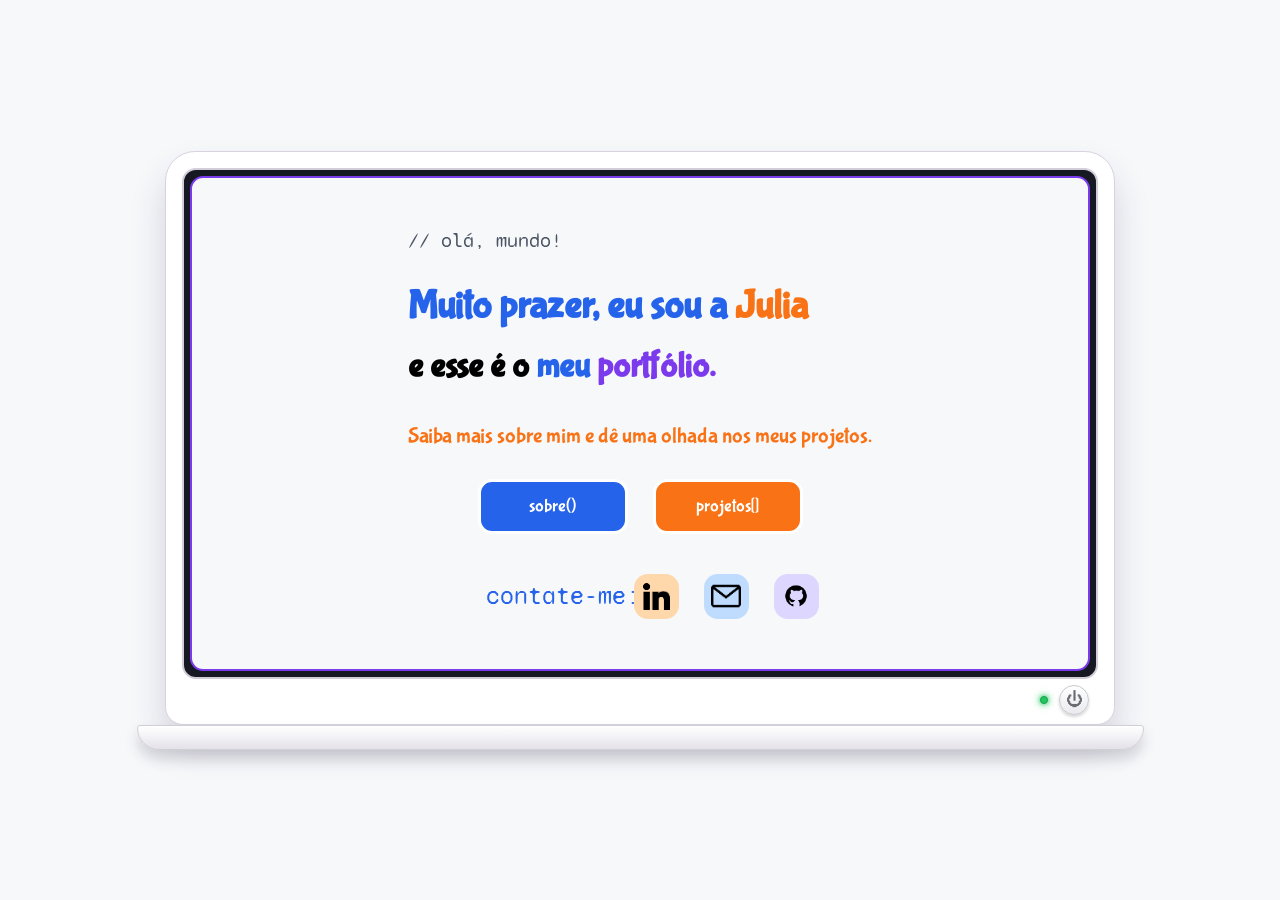
<file: index.html>
<!DOCTYPE html>
<html lang="pt-BR">
<head>
    <meta charset="UTF-8">
    <meta name="viewport" content="width=device-width, initial-scale=1.0">
    <title>Início | Julia Vexel</title>
    <link href="https://fonts.googleapis.com/css2?family=Syne+Mono&display=swap" rel="stylesheet">
    <link href="https://fonts.googleapis.com/css2?family=Bubblegum+Sans&family=Syne+Mono&display=swap" rel="stylesheet">
    <link href="https://fonts.googleapis.com/css2?family=Syne+Mono&display=swap" rel="stylesheet">
    <link rel="stylesheet" href="tela_inicio.css">
</head>


<body>
    <div class="notebook ligado" id="notebook">
        <div class="moldura-monitor">
            <div class="tela-notebook">
                <main class="apresentacao">
                    <section class="cumprimento">
                        <p class="ola">// olá, mundo!</p>

                        <h1>
                            Muito prazer, eu sou a
                            <span class="nome">Julia</span>
                        </h1>

                        <h2>
                            e esse é o
                            <span class="meu">meu</span>
                            <span class="portifolio">portfólio.</span>
                        </h2>

                        <p class="convite">
                            Saiba mais sobre mim e dê uma olhada nos meus projetos.
                        </p>
                    </section>

                    <nav class="navegacao">
                        <a href="tela_sobre.html" class="sobre">
                            sobre()
                        </a>

                        <a href="tela_projetos.html" class="projetos">
                            projetos[]
                        </a>
                    </nav>

                    <section class="contatos">
                        <p class="contato">contate-me:</p>

                        <div class="botoes-contato">
                            <a
                                class="lkdn"
                                href="https://www.linkedin.com/in/julia-v-03b73325b/"
                                target="_blank"
                                rel="noopener noreferrer"
                                aria-label="Abrir LinkedIn"
                            >
                                <img src="imagens/linkedin.png" alt="">
                            </a>

                            <a
                                class="email"
                                href="mailto:jucvfontes@icloud.com"
                                aria-label="Enviar e-mail"
                            >
                                <img src="imagens/email.png" alt="">
                            </a>

                            <a
                                class="github"
                                href="https://github.com/juliacvf"
                                target="_blank"
                                rel="noopener noreferrer"
                                aria-label="Abrir GitHub"
                            >
                                <img src="imagens/github.png" alt="">
                            </a>
                        </div>
                    </section>
                </main>

                <div class="tela-apagada" aria-hidden="true"></div>
                <div class="clarao" aria-hidden="true"></div>
            </div>

            <div class="controles-monitor">
                <span class="luz-status" aria-hidden="true"></span>

                <button
                    class="botao-ligar"
                    id="botao-ligar"
                    type="button"
                    aria-label="Desligar notebook"
                    aria-pressed="true"
                >
                    <span aria-hidden="true">⏻</span>
                </button>
            </div>
        </div>

        <div class="base-notebook"></div>
    </div>

    <script src="tela_home.js"></script>
</body>
</html>
</file>
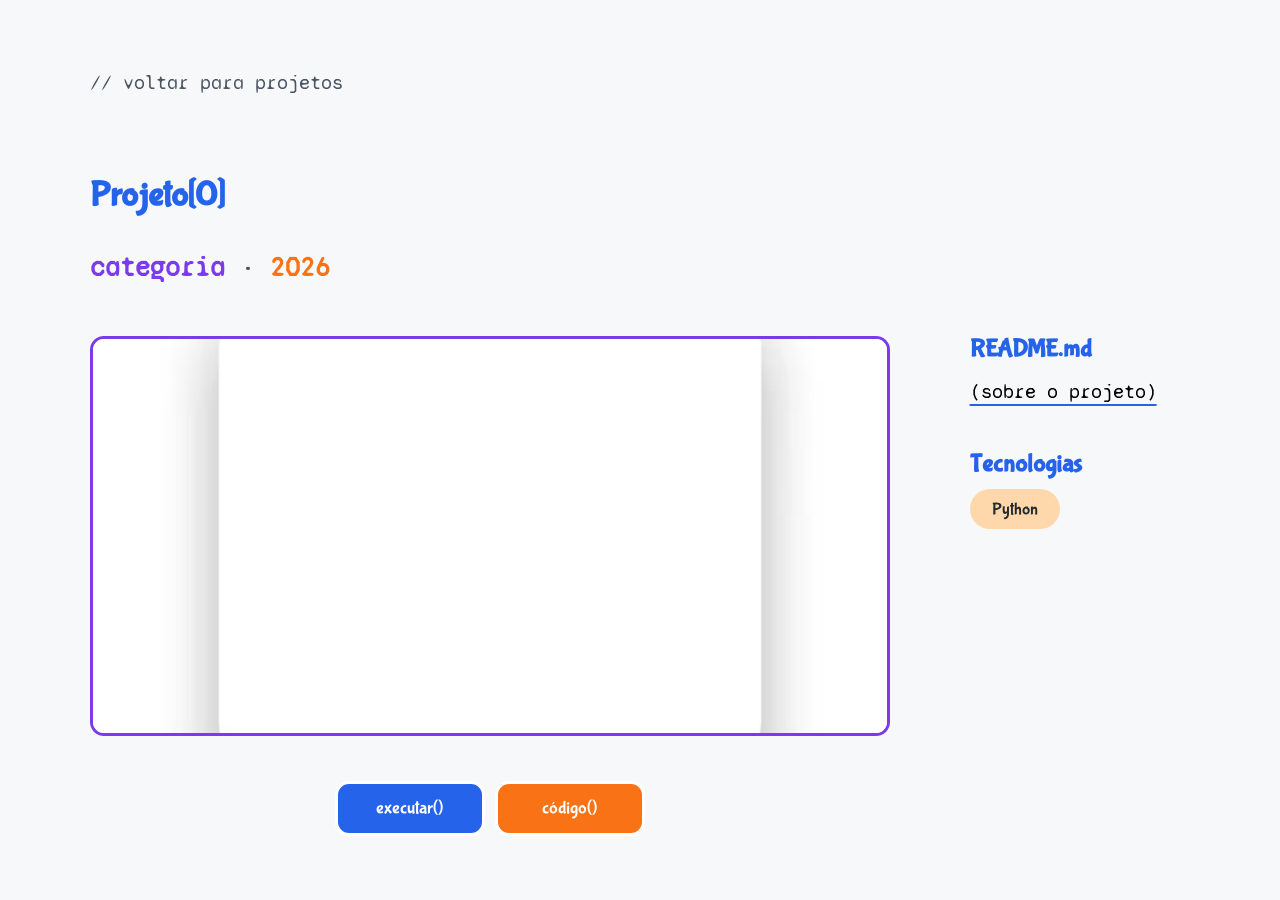
<file: tela_projeto_especifico.html>
<!DOCTYPE html>
<html lang="pt-BR">
<head>
    <meta charset="UTF-8">
    <meta name="viewport" content="width=device-width, initial-scale=1.0">

    <title>Projeto 1 | Julia Vexel</title>

    <link href="https://fonts.googleapis.com/css2?family=Syne+Mono&display=swap" rel="stylesheet">
    <link href="https://fonts.googleapis.com/css2?family=Bubblegum+Sans&family=Syne+Mono&display=swap" rel="stylesheet">
    <link rel="stylesheet" href="tela_projeto_especifico.css">
</head>

<body>
    <nav class="navegacao">
        <a href="tela_projetos.html">
            // voltar para projetos
        </a>
    </nav>

    <main class="projeto">
        <div class="alinhamento">
            <section class="informacoes">
                <h1>Projeto[0]</h1>

                <h3>
                    <span class="categoria">categoria</span>
                    <span class="ponto">·</span>
                    <span class="ano">2026</span>
                </h3>

                <img
                    src="imagens/tela-branca.avif"
                    alt="Projeto"
                >
            </section>

            <div class="verificacao">
                <a class="executar" href="#">
                    executar()
                </a>

                <a class="codigo" href="#">
                    código()
                </a>
            </div>
        </div>

        <div class="especificacoes">
            <section class="descricao">
                <h2>README.md</h2>
                <p>(sobre o projeto)</p>
            </section>

            <section class="tecnologias">
                <h2>Tecnologias</h2>

                <div class="tags">
                    <span class="python">Python</span>
                </div>
            </section>
        </div>
    </main>
</body>
</html>
</file>
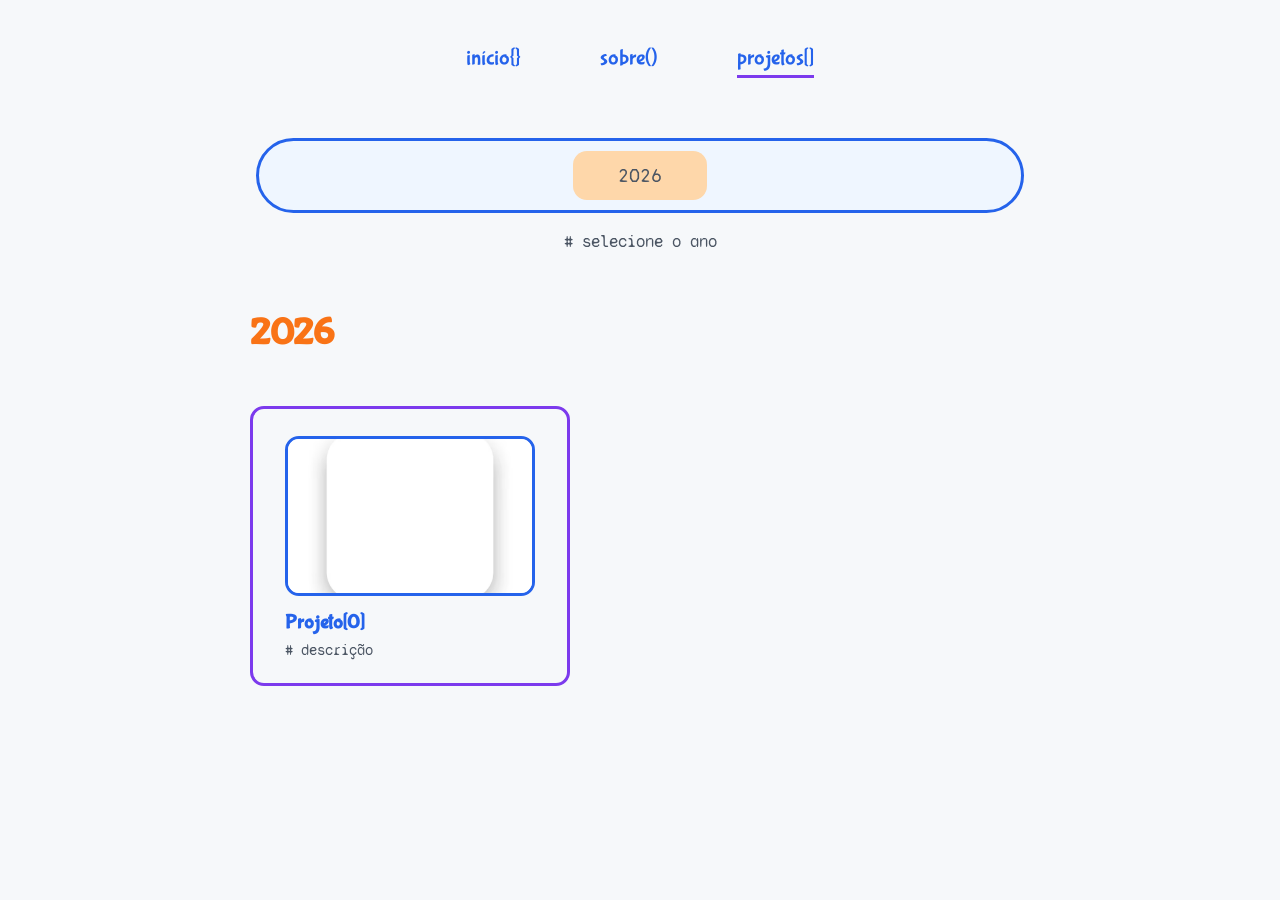
<file: tela_projetos.html>
<!DOCTYPE html>
<html lang="pt-BR">
<head>
    <meta charset="UTF-8">
    <meta name="viewport" content="width=device-width, initial-scale=1.0">

    <title>Projetos | Julia Vexel</title>

    <link
        href="https://fonts.googleapis.com/css2?family=Syne+Mono&display=swap" rel="stylesheet">
    <link href="https://fonts.googleapis.com/css2?family=Bubblegum+Sans&family=Syne+Mono&display=swap" rel="stylesheet">
    <link rel="stylesheet" href="tela_projetos.css">
</head>

<body>
    <nav class="navegacao">
        <a href="index.html">
            início{}
        </a>

        <a href="tela_sobre.html">
            sobre()
        </a>

        <a
            href="tela_projetos.html"
            class="ativo"
            aria-current="page"
        >
            projetos[]
        </a>
    </nav>

    <main>
        <section class="selecao-ano">
            <div class="lista-anos">
                <button
                    type="button"
                    class="ano ano-selecionado"
                >
                    2026
                </button>
            </div>

            <p class="comentario">
                # selecione o ano
            </p>
        </section>

        <section class="projetos">
            <h1>2026</h1>

            <div class="lista-projetos">
                <article class="projeto">
                    <a href="tela_projeto_especifico.html">
                        <img
                            src="imagens/tela-branca.avif"
                            alt="Prévia do projeto"
                        >

                        <div class="info-projeto">
                            <h2>Projeto[0]</h2>
                            <p class="descricao"># descrição</p>
                        </div>
                    </a>
                </article>
            </div>
        </section>
    </main>
</body>
</html>
</file>
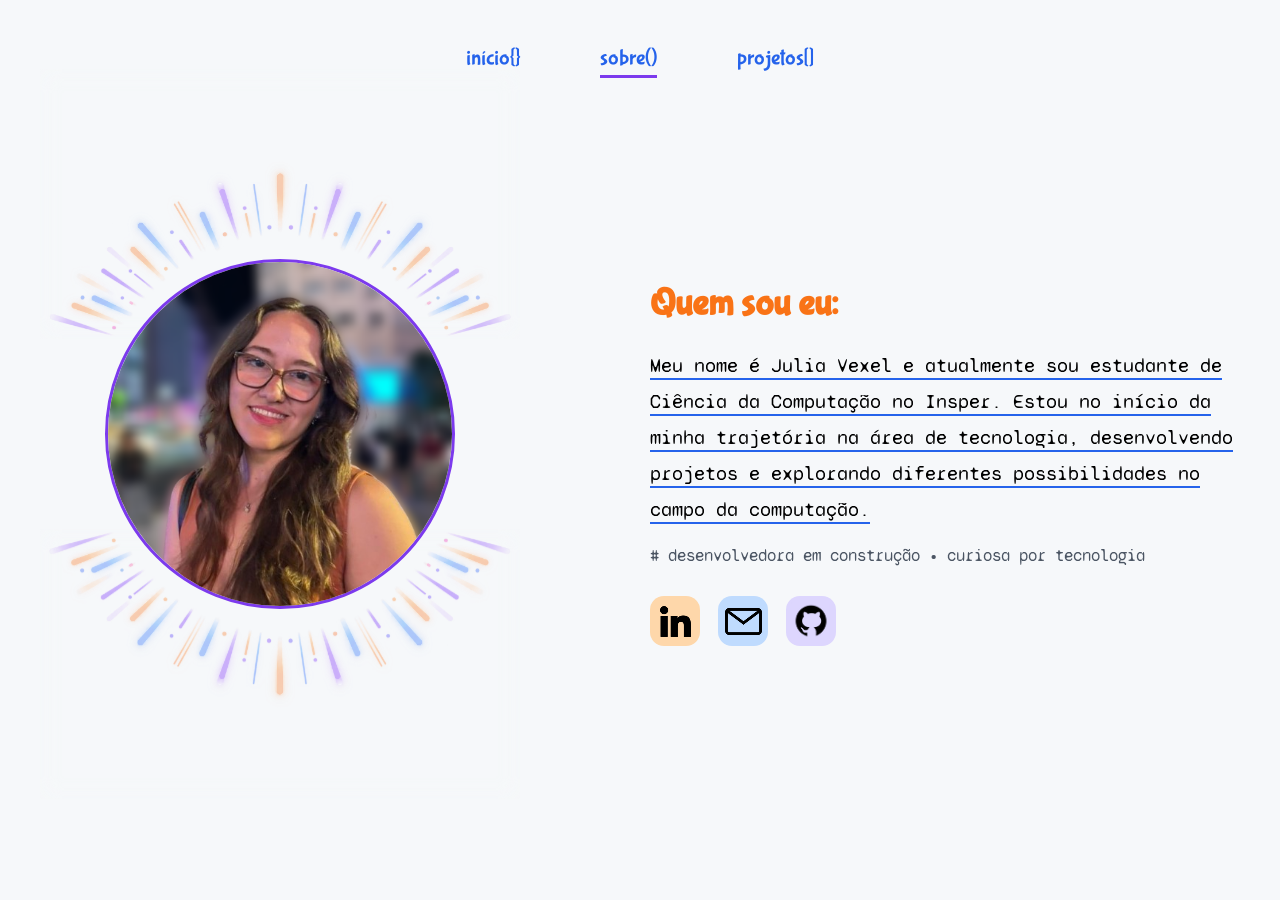
<file: tela_sobre.html>
<!DOCTYPE html>
<html lang="pt-BR">
<head>
    <meta charset="UTF-8">
    <meta name="viewport" content="width=device-width, initial-scale=1.0">

    <title>Sobre | Julia Vexel</title>

    <link
        href="https://fonts.googleapis.com/css2?family=Syne+Mono&display=swap"
        rel="stylesheet"
    >
    <link href="https://fonts.googleapis.com/css2?family=Bubblegum+Sans&family=Syne+Mono&display=swap" rel="stylesheet">
    <link rel="stylesheet" href="tela_sobre.css">
</head>

<body>
    <nav class="navegacao">
        <a href="index.html">
            início{}
        </a>

        <a
            href="tela_sobre.html"
            class="ativo"
            aria-current="page"
        >
            sobre()
        </a>

        <a href="tela_projetos.html">
            projetos[]
        </a>
    </nav>

    <main class="sobre">
        <div class="figuras">
            <img
                src="imagens/efeito_visual.png"
                class="efeito efeito-superior"
                alt=""
            >

            <img
                src="imagens/foto.png"
                class="foto"
                alt="Julia Vexel"
            >

            <img
                src="imagens/efeito_visual.png"
                class="efeito efeito-inferior"
                alt=""
            >
        </div>

        <section class="texto-sobre">
            <h1>Quem sou eu:</h1>

            <p class="descricao">
                Meu nome é Julia Vexel e atualmente sou estudante de
                Ciência da Computação no Insper. Estou no início da minha
                trajetória na área de tecnologia, desenvolvendo projetos
                e explorando diferentes possibilidades no campo da computação.
            </p>

            <p class="comentario">
                # desenvolvedora em construção • curiosa por tecnologia
            </p>

            <div class="botoes-contato">
                <a
                    class="lkdn"
                    href="https://www.linkedin.com/in/julia-v-03b73325b/"
                    target="_blank"
                    rel="noopener noreferrer"
                    aria-label="Abrir LinkedIn"
                >
                    <img src="imagens/linkedin.png" alt="">
                </a>

                <a
                    class="email"
                    href="mailto:jucvfontes@icloud.com"
                    aria-label="Enviar e-mail"
                >
                    <img src="imagens/email.png" alt="">
                </a>

                <a
                    class="github"
                    href="https://github.com/juliacvf"
                    target="_blank"
                    rel="noopener noreferrer"
                    aria-label="Abrir GitHub"
                >
                    <img src="imagens/github.png" alt="">
                </a>
            </div>
        </section>
    </main>
</body>
</html>
</file>
<file: tela_inicio.css>
* { margin: 0; padding: 0; box-sizing: border-box; }

body {
    min-height: 100vh;
    background-color: #F6F8FA;
    font-family: "Bubblegum Sans", sans-serif;
    display: flex;
    justify-content: center;
    align-items: center;
    padding: 30px;
}

.notebook { width: min(1180px, 70vw); }

.moldura-monitor {
    padding: 16px 16px 45px;
    background-color: white;
    border: 1px solid #D8D3DF;
    border-radius: 30px 30px 18px 18px;
    box-shadow: 0 22px 35px rgba(61, 46, 88, 0.18);
    position: relative;
}

.tela-notebook {
    aspect-ratio: 16 / 9;
    padding: 6px;
    background-color: #161922;
    border: 2px solid #D3CDD9;
    border-radius: 14px;
    overflow: hidden;
    position: relative;
}

.controles-monitor {
    position: absolute;
    right: 25px;
    bottom: 9px;
    display: flex;
    align-items: center;
    gap: 11px;
}

.base-notebook {
    position: relative;
    width: 106%;
    height: 25px;
    margin-left: -3%;
    background: linear-gradient(
        to bottom,
        #FFFFFF,
        #E4E2E9
    );
    border: 1px solid #D1CFD6;
    border-radius: 3px 3px 22px 22px;
    box-shadow: 0 9px 14px rgba(53, 45, 68, 0.18);
}

.luz-status {
    width: 8px;
    height: 8px;
    background-color: #B8BBC1;
    border: 1px solid #9EA1A8;
    border-radius: 50%;
    transition: 0.25s;
}

.notebook.ligado .luz-status {
    background-color: #22C55E;
    border-color: #16A34A;
    box-shadow:
        0 0 5px #22C55E,
        0 0 10px rgba(34, 197, 94, 0.6);
}

.botao-ligar {
    width: 30px;
    height: 30px;
    padding: 0;
    display: flex;
    justify-content: center;
    align-items: center;
    color: #696B72;
    background: linear-gradient(#FFFFFF, #EAEAEF);
    border: 1px solid #C8C9CE;
    border-radius: 50%;
    font-size: 17px;
    line-height: 1;
    cursor: pointer;
    box-shadow: 0 2px 3px rgba(42, 39, 49, 0.2);
    transition: 0.2s;
}

.botao-ligar:hover { color: #7C3AED; transform: scale(1.08); }

.botao-ligar:active { transform: scale(0.95); }

.apresentacao {
    width: 100%;
    height: 100%;
    min-height: 0;
    display: flex;
    flex-direction: column;
    justify-content: center;
    align-items: center;
    padding: 50px;
    background-color: #F6F8FA;
    border: 2px solid #7C3AED;
    border-radius: 13px;
    position: relative;
    z-index: 1;
    opacity: 0;
    transform: scale(0.99);
    pointer-events: none;
    transition:
        opacity 0.5s,
        transform 0.5s;
}

.notebook.ligado .apresentacao {
    opacity: 1;
    transform: scale(1);
    pointer-events: auto;
    transition-delay: 0s;
    transition-duration: 0.2s;
}

.tela-apagada {
    position: absolute;
    inset: 6px;
    z-index: 2;
    background: radial-gradient(
        circle at center,
        #202631,
        #11151D 60%,
        #090B10
    );
    border-radius: 14px;
    opacity: 1;
    pointer-events: none;
    transition: opacity 0.35s;
}

.notebook.ligado .tela-apagada { opacity: 0; transition-delay: 0s; transition-duration: 0.2s; }

.clarao {
    position: absolute;
    top: 50%;
    left: 50%;
    z-index: 3;
    width: 95%;
    height: 95%;
    background-color: white;
    border-radius: 50%;
    opacity: 0;
    pointer-events: none;
    transform:
        translate(-50%, -50%)
        scaleX(0.02)
        scaleY(0.01);
}

.notebook.iniciando .clarao { animation: ligar-tela 0.3s ease-out; }

@keyframes ligar-tela {
    0% {
        opacity: 0;

        transform:
            translate(-50%, -50%)
            scaleX(0.02)
            scaleY(0.01);
    }

    25% {
        opacity: 1;

        transform:
            translate(-50%, -50%)
            scaleX(1)
            scaleY(0.02);
    }

    50% {
        opacity: 0.8;

        transform:
            translate(-50%, -50%)
            scaleX(1)
            scaleY(0.08);
    }

    100% {
        opacity: 0;

        transform:
            translate(-50%, -50%)
            scaleX(1.05)
            scaleY(1.05);
    }
}

p.ola { color: #4B5563; font-family: "Syne Mono", monospace; font-size: 20px; margin-bottom: 50px; }

h1 {
    color: #2563EB;
    font-size: clamp(28px, 3.5vw, 40px);
    font-weight: bold;
    min-height: 1.2em;
    margin-bottom: 15px;
}

h1 span.nome { color: #F97316; }

h2 {
    color: #000000;
    font-size: clamp(25px, 3vw, 35px);
    min-height: 1.2em;
    margin-bottom: 50px;
}

h2 span.meu { color: #2563EB; }

h2 span.portifolio { color: #7C3AED; }

p.convite { color: #F97316; font-size: clamp(16px, 1.8vw, 22px); margin-bottom: 40px; }

.navegacao {
    display: flex;
    justify-content: center;
    gap: 25px;
    margin-bottom: 60px;
}

.navegacao a {
    width: 150px;
    height: 55px;
    display: flex;
    justify-content: center;
    align-items: center;
    border: 3px solid;
    border-radius: 14px;
    background-color: white;
    text-decoration: none;
    font-size: 18px;
    transition: 0.2s;
}

.navegacao .sobre { color: white; background-color: #2563EB; }

.navegacao .projetos { color: white; background-color: #F97316; }

.navegacao .sobre:hover { color: white; background-color: #BFDBFE; transform: translateY(-3px); }

.navegacao .projetos:hover { color: white; background-color: #FED7AA; transform: translateY(-3px); }

.contatos {
    width: 100%;
    display: flex;
    flex-direction: row;
    justify-content: center;
    align-items: center;
    gap: 45px;
}

.contato { color: #2563EB; font-family: "Syne Mono", monospace; font-size: 25px; white-space: nowrap; }

.botoes-contato {
    display: flex;
    flex-direction: row;
    justify-content: center;
    align-items: center;
    gap: 25px;
}

.botoes-contato a {
    flex: 0 0 45px;
    height: 45px;
    display: flex;
    justify-content: center;
    align-items: center;
    border-radius: 14px;
    text-decoration: none;
    transition: 0.2s;
}

.botoes-contato img {
    max-width: 30px;
    max-height: 27px;
    width: auto;
    height: auto;
    display: block;
}

.lkdn { background-color: #FED7AA; }

.email { background-color: #BFDBFE; }

.github { background-color: #DDD6FE; }

.botoes-contato a:hover { transform: translateY(-4px) scale(1.04); box-shadow: 0 8px 16px rgba(61, 46, 88, 0.18); }

@media (max-width: 1450px) {
    .notebook { width: min(100%, 950px); }

    .tela-notebook { aspect-ratio: auto; }

    .apresentacao { height: auto; padding: clamp(25px, 4vw, 50px); }

    p.ola { margin-bottom: 30px; }
    h2 { margin-bottom: 35px; }
    p.convite { margin-bottom: 30px; }
    .navegacao { margin-bottom: 40px; }
    .contatos { flex-wrap: wrap; gap: 18px; }
}

@media (max-width: 600px) {
    body { display: block; padding: 0; }

    .notebook { width: 100%; min-height: 100dvh; }

    .moldura-monitor {
        min-height: 100dvh;
        display: flex;
        flex-direction: column;
        padding: 0;
        border: 0;
        border-radius: 0;
        box-shadow: none;
    }

    .tela-notebook {
        width: 100%;
        min-height: 100dvh;
        flex: 1;
        display: flex;
        padding: 0;
        border: 0;
        border-radius: 0;
    }

    .apresentacao {
        min-height: 100dvh;
        height: auto;
        flex: 1;
        justify-content: space-between;
        align-items: stretch;
        gap: clamp(28px, 4dvh, 48px);
        padding: clamp(64px, 8dvh, 100px) 20px 110px;
        border: 0;
        border-radius: 0;
    }

    .base-notebook { display: none; }

    .controles-monitor {
        position: fixed;
        top: auto;
        right: auto;
        bottom: max(18px, env(safe-area-inset-bottom));
        left: calc(50% - 22px);
        width: 44px;
        height: 44px;
        transform: none;
        z-index: 4;
    }

    .botao-ligar { width: 44px; height: 44px; font-size: 22px; }

    .luz-status {
        position: fixed;
        top: max(22px, env(safe-area-inset-top));
        left: 50%;
        transform: translateX(-50%);
    }

    .tela-apagada { inset: 0; border-radius: 0; }

    .clarao { width: 100%; height: 100%; border-radius: 0; }

    .notebook.iniciando .clarao { animation: ligar-celular 0.3s ease-out; }

    p.ola { font-size: 15px; margin-bottom: 120px; }
    h1 { font-size: clamp(22px, 6vw, 30px); }
    h2 { font-size: clamp(20px, 5.5vw, 28px); }
    h1, h2 { min-height: 2.4em; }
    p.convite { margin-bottom: 0; }

    .navegacao { flex-wrap: wrap; gap: 10px; margin-bottom: 0; }

    .navegacao a {
        width: auto;
        min-width: 120px;
        flex: 1 1 120px;
        height: 46px;
        font-size: 15px;
    }

    .contatos { flex-direction: column; gap: 12px; }
    .contato { font-size: 20px; }
    .botoes-contato { gap: 14px; }
}

@keyframes ligar-celular {
    from { opacity: 0.75; transform: translate(-50%, -50%); }

    to { opacity: 0; transform: translate(-50%, -50%); }
}
</file>
<file: tela_projeto_especifico.css>
* {
    margin: 0;
    padding: 0;
    box-sizing: border-box;
}

body {
    min-height: 100vh;
    padding: 70px clamp(30px, 7vw, 120px) 50px;
    background-color: #F6F8FA;
    font-family: "Bubblegum Sans", sans-serif;
    display: flex;
    flex-direction: column;
}

nav {
    width: 100%;
    margin-bottom: 80px;
}

nav a {
    font-size: 20px;
    font-family: "Syne Mono", monospace;
    color: #4B5563;
    text-decoration: none;
}

.projeto {
    width: 100%;
    display: flex;
    align-items: flex-start;
    gap: 80px;
}

.projeto .informacoes {
    width: 800px;
    flex-shrink: 0;
    display: flex;
    flex-direction: column;
}

.projeto .especificacoes {
    width: 350px;
    flex-shrink: 0;
    display: flex;
    flex-direction: column;
    margin-top: 160px;
    animation: entrar-direita 0.6s ease-out 0.15s both;
}

h1 {
    color: #2563EB;
    font-size: 35px;
    font-weight: bold;
    margin-bottom: 35px;
}

h3 {
    font-family: "Syne Mono", monospace;
    font-size: 27px;
    margin-bottom: 50px;
}

span.categoria { color: #7C3AED; }
span.ano { color: #F97316; }
span.ponto { color: #4B5563; }

.projeto img {
    width: 100%;
    height: 400px;
    object-fit: cover;
    display: block;
    margin-top: 3px;
    margin-bottom: 20px;
    border: 3px solid #7C3AED;
    border-radius: 14px;
}

.alinhamento {
    width: fit-content;
    display: flex;
    flex-direction: column;
    align-items: flex-start;
    animation: entrar-esquerda 0.6s ease-out;
}

.verificacao {
    width: 100%;
    display: flex;
    justify-content: center;
    gap: 10px;
    margin-top: 25px;
}

.verificacao a {
    width: 150px;
    height: 55px;
    display: flex;
    justify-content: center;
    align-items: center;
    border: 3px solid;
    border-radius: 14px;
    background-color: white;
    text-decoration: none;
    font-size: 18px;
    transition: 0.2s;
}

.verificacao .executar { color: white; background-color: #2563EB; }
.verificacao .codigo { color: white; background-color: #F97316; }

.verificacao .executar:hover {
    color: white;
    background-color: #BFDBFE;
    transform: translateY(-3px);
}

.verificacao .codigo:hover {
    color: white;
    background-color: #FED7AA;
    transform: translateY(-3px);
}

h2 {
    color: #2563EB;
    font-size: 25px;
    margin-bottom: 10px;
}

.descricao p {
    color: #000;
    font-family: "Syne Mono", monospace;
    font-size: 20px;
    text-decoration: underline;
    text-decoration-color: #2563EB;
    text-decoration-thickness: 2px;
    text-underline-offset: 6px;
    line-height: 1.8;
    margin-bottom: 40px;
}

.tags {
    display: flex;
    align-items: center;
    gap: 12px;
    margin-top: 10px;
}

.tags span {
    width: 90px;
    height: 40px;
    display: flex;
    justify-content: center;
    align-items: center;
    border-radius: 50px;
    color: #24292F;
    text-decoration: none;
    font-size: 17px;
    transition: 0.2s;
}

.tags .python { background-color: #FED7AA; }

@keyframes entrar-esquerda {
    from {
        opacity: 0;
        transform: translateX(-25px);
    }

    to {
        opacity: 1;
        transform: translateX(0);
    }
}

@keyframes entrar-direita {
    from {
        opacity: 0;
        transform: translateX(25px);
    }

    to {
        opacity: 1;
        transform: translateX(0);
    }
}


@media (max-width: 1100px) {
    body {
        padding: 40px 30px 50px;
    }

    nav { margin-bottom: 45px; }

    .projeto {
        flex-direction: column;
        gap: 35px;
    }

    .alinhamento { width: min(800px, 100%); }

    .projeto .informacoes,
    .projeto .especificacoes {
        width: 100%;
    }

    .projeto .especificacoes { margin-top: 0; }

    .projeto img {
        height: auto;
        aspect-ratio: 2 / 1;
    }

    .tags,
    .verificacao {
        flex-wrap: wrap;
    }
}

@media (max-width: 480px) {
    body {
        padding: 24px 16px 40px;
    }

    nav { margin-bottom: 32px; }
    nav a { font-size: 16px; }

    h1 {
        font-size: 28px;
        margin-bottom: 24px;
    }

    h3 {
        font-size: 21px;
        margin-bottom: 30px;
    }

    h2 { font-size: 22px; }
    .descricao p { font-size: 17px; }

    .verificacao a {
        width: auto;
        min-width: 125px;
        flex: 1 1 125px;
        font-size: 16px;
    }
}
</file>
<file: tela_projetos.css>
* {
    margin: 0;
    padding: 0;
    box-sizing: border-box;
}

body {
    min-height: 100vh;
    background-color: #F6F8FA;
    font-family: "Bubblegum Sans", sans-serif;
    display: flex;
    flex-direction: column;
}

/* Navegação */
.navegacao {
    display: flex;
    justify-content: center;
    gap: 80px;
    padding-top: 45px;
    margin-bottom: 60px;
    z-index: 10;
}

.navegacao a {
    color: #2563EB;
    font-family: "Bubblegum Sans", sans-serif;
    font-size: 22px;
    text-decoration: none;
    padding-bottom: 4px;
    display: inline-block;
    transition: 0.2s;
}

.navegacao a:hover {
    color: #7C3AED;
    transform: scale(1.08);
}

.navegacao .ativo { border-bottom: 3px solid #7C3AED; }

h1 {
    color: #F97316;
    font-family: "Bubblegum Sans", sans-serif;
    font-size: 38px;
    font-weight: bold;
    margin-bottom: 50px;
}

p.comentario {
    color: #4B5563;
    font-family: "Syne Mono", monospace;
    font-size: 17px;
    margin-bottom: 20px;
}

p.descricao {
    color: #4B5563;
    font-family: "Syne Mono", monospace;
    font-size: 15px;
}

.selecao-ano {
    width: 100%;
    display: flex;
    flex-direction: column;
    align-items: center;
    gap: 18px;
}

.lista-anos {
    width: 60%;
    display: flex;
    justify-content: space-around;
    align-items: center;
    gap: 20px;
    padding: 10px;
    border: 3px solid #2563EB;
    border-radius: 50px;
    background-color: #EFF6FF;
    overflow-x: auto;
}

.ano {
    padding: 12px 45px;
    border: none;
    border-radius: 14px;
    background-color: transparent;
    color: #4B5563;
    font-family: "Syne Mono", monospace;
    font-size: 20px;
    cursor: pointer;
    flex-shrink: 0;
}

.ano-selecionado { background-color: #FED7AA; }

.ano:hover {
    color: #7C3AED;
    transform: scale(1.08);
}

.projetos {
    width: calc(100% - 500px);
    margin: 40px auto 0;
    display: flex;
    flex-direction: column;
    align-items: flex-start;
}

.projeto img {
    width: 250px;
    height: 160px;
    object-fit: cover;
    display: block;
    margin-top: 3px;
    margin-bottom: 15px;
    border-radius: 14px;
    border: 3px solid #2563EB;
}

.lista-projetos .projeto a {
    display: flex;
    justify-content: center;
    align-items: center;
    flex-direction: column;
    width: 320px;
    height: 280px;
    border: 3px solid #7C3AED;
    border-radius: 14px;
    text-decoration: none;
}

.lista-projetos .projeto .info-projeto {
    width: 250px;
    text-align: left;
}

.lista-projetos .projeto .info-projeto h2 {
    color: #2563EB;
    font-family: "Bubblegum Sans", sans-serif;
    font-size: 20px;
    margin-bottom: 7px;
}

.lista-projetos .projeto a:hover { transform: scale(1.08); }


@media (max-width: 800px) {
    .navegacao {
        gap: 30px;
        margin-bottom: 45px;
    }

    .lista-anos,
    .projetos {
        width: calc(100% - 48px);
    }
}

@media (max-width: 600px) {
    .navegacao {
        flex-wrap: wrap;
        gap: 10px 18px;
        padding: 24px 12px 0;
        margin-bottom: 35px;
    }

    .navegacao a { font-size: clamp(15px, 4vw, 19px); }

    .lista-anos,
    .projetos {
        width: calc(100% - 32px);
    }

    .ano {
        padding: 10px 24px;
        font-size: 17px;
    }

    .projetos { margin-top: 30px; }

    .lista-projetos {
        width: 100%;
        display: grid;
        grid-template-columns: 1fr;
        justify-items: center;
        gap: 24px;
    }

    .lista-projetos .projeto { width: min(320px, 100%); }

    .lista-projetos .projeto a {
        width: 100%;
        height: auto;
        min-height: 280px;
        padding: 14px;
    }

    .projeto img {
        width: min(250px, 100%);
        height: auto;
        aspect-ratio: 250 / 160;
    }

    .lista-projetos .projeto .info-projeto { width: min(250px, 100%); }
}
</file>
<file: tela_sobre.css>
/* Configuração geral */
* {
    margin: 0;
    padding: 0;
    box-sizing: border-box;
}

body {
    min-height: 100vh;
    background-color: #F6F8FA;
    font-family: "Bubblegum Sans", sans-serif;
    display: flex;
    flex-direction: column;
}

/* Navegação */
.navegacao {
    display: flex;
    justify-content: center;
    gap: 80px;
    padding-top: 45px;
    margin-bottom: -110px;
    z-index: 10;
}

.navegacao a {
    color: #2563EB;
    font-size: 22px;
    text-decoration: none;
    padding-bottom: 4px;
    display: inline-block;
    transition: 0.2s;
}

.navegacao a:hover {
    color: #7C3AED;
    transform: scale(1.08);
}

.navegacao .ativo { border-bottom: 3px solid #7C3AED; }

/* texto sobre */
h1 {
    color: #F97316;
    font-size: 38px;
    font-weight: bold;
    margin-bottom: 22px;
}

p.descricao {
    color: #000;
    font-family: "Syne Mono", monospace;
    font-size: 20px;
    text-decoration: underline;
    text-decoration-color: #2563EB;
    text-decoration-thickness: 2px;
    text-underline-offset: 6px;
    line-height: 1.8;
    margin-bottom: 17px;
}

p.comentario {
    color: #4B5563;
    font-family: "Syne Mono", monospace;
    font-size: 17px;
    white-space: nowrap;
}

/* Conjunto completo: imagens de um lado e texto do outro */
.sobre {
    flex: 1;
    display: flex;
    justify-content: center;
    align-items: center;
    gap: 130px;
    width: 100%;
    padding: 40px;
}

/* Conjunto das três imagens */
.figuras {
    display: flex;
    flex-direction: column;
    align-items: center;
}

/* Foto principal */
.foto {
    width: 350px;
    height: 350px;
    border-radius: 50%;
    object-fit: cover;
    border: 3px solid #7C3AED;
    position: relative;
    z-index: 2;
}

/* Efeitos superior e inferior */
.efeito {
    width: 480px;
    opacity: 0.3;
    background-color: rgb(255 255 255 / 30%);
    backdrop-filter: blur(10px);
    -webkit-backdrop-filter: blur(10px);
    z-index: 1;
}

.efeito-inferior {
    transform: rotate(180deg);
    margin-top: -80px;
}

.efeito-superior {
    margin-bottom: -80px;
}

/* Conjunto dos textos */
.texto-sobre {
    width: 650px;
    display: flex;
    flex-direction: column;
    align-items: flex-start;
    margin-top: 60px;
}

.botoes-contato {
    display: flex;
    align-items: center;
    gap: 18px;
    margin-top: 30px;
}

.botoes-contato a {
    flex: 0 0 50px;
    height: 50px;
    display: flex;
    justify-content: center;
    align-items: center;
    border-radius: 14px;
    text-decoration: none;
    transition: 0.2s;
}

.botoes-contato img {
    max-width: 40px;
    max-height: 40px;
    width: auto;
    height: auto;
    display: block;
}

.lkdn { background-color: #FED7AA; }
.email { background-color: #BFDBFE; }
.github { background-color: #DDD6FE; }

.botoes-contato a:hover {
    transform: translateY(-4px) scale(1.04);
    box-shadow: 0 8px 16px rgba(61, 46, 88, 0.18);
}


@media (max-width: 1100px) {
    .navegacao {
        gap: 35px;
        margin-bottom: 0;
    }

    .sobre {
        gap: 40px;
        padding: 40px 32px;
    }

    .foto {
        width: 260px;
        height: 260px;
    }

    .efeito { width: 330px; }

    .texto-sobre {
        width: auto;
        min-width: 0;
        flex: 1;
        margin-top: 0;
    }

    p.comentario { white-space: normal; }
}

@media (max-width: 900px) {
    .sobre {
        flex-direction: column;
        gap: 25px;
    }

    .texto-sobre { width: min(650px, 100%); }
}

@media (max-width: 600px) {
    .navegacao {
        flex-wrap: wrap;
        gap: 10px 18px;
        padding: 24px 12px 0;
    }

    .navegacao a {
        font-size: clamp(15px, 4vw, 19px);
    }

    .sobre {
        padding: 30px 20px 50px;
    }

    .texto-sobre { margin-top: -20px; }

    .foto {
        width: min(220px, 65vw);
        height: auto;
        aspect-ratio: 1;
    }

    .efeito { width: min(300px, 85vw); }
    .efeito-superior { margin-bottom: -50px; }
    .efeito-inferior { margin-top: -50px; }
    h1 { font-size: clamp(28px, 7vw, 38px); }

    p.descricao {
        font-size: 17px;
        line-height: 1.6;
        text-align: justify;
        hyphens: auto;
    }

    p.comentario {
        font-size: 15px;
        overflow-wrap: anywhere;
    }

    .botoes-contato {
        width: 100%;
        justify-content: center;
        margin-top: 50px;
    }
}
</file>
